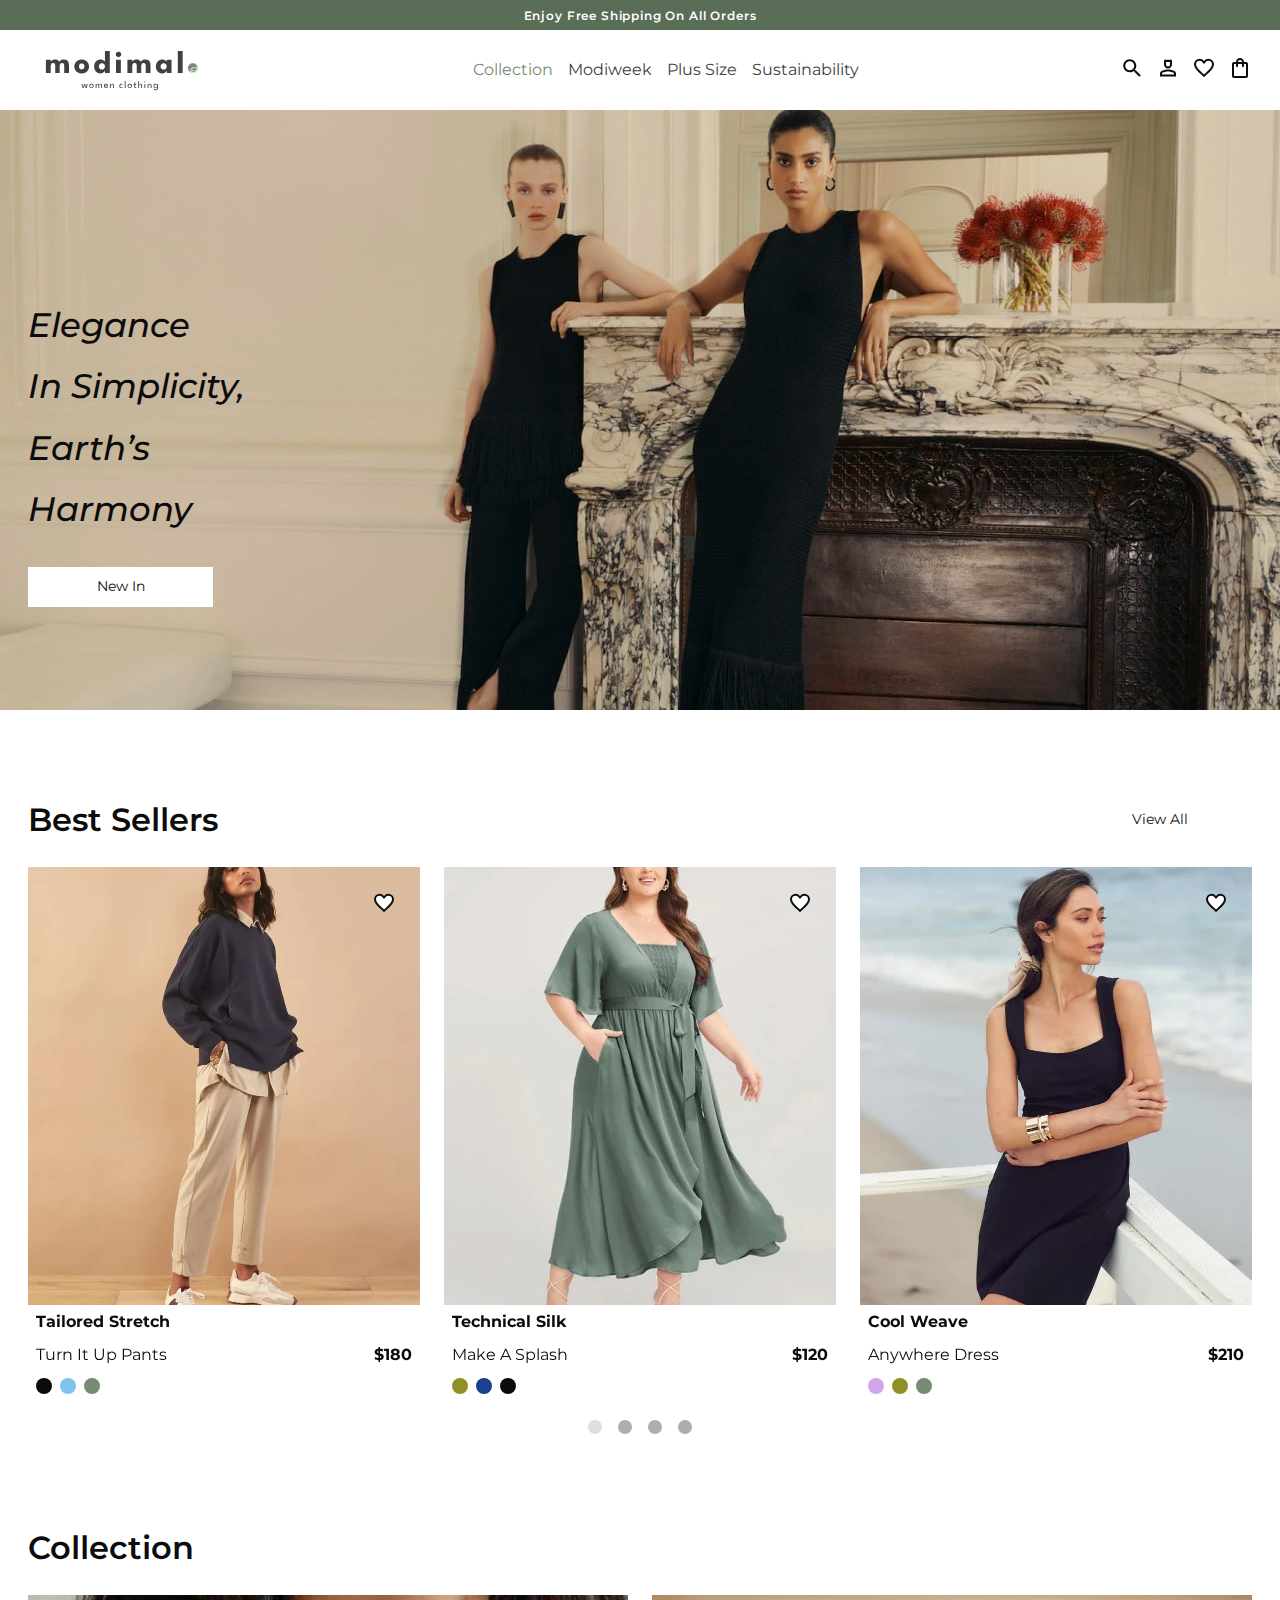
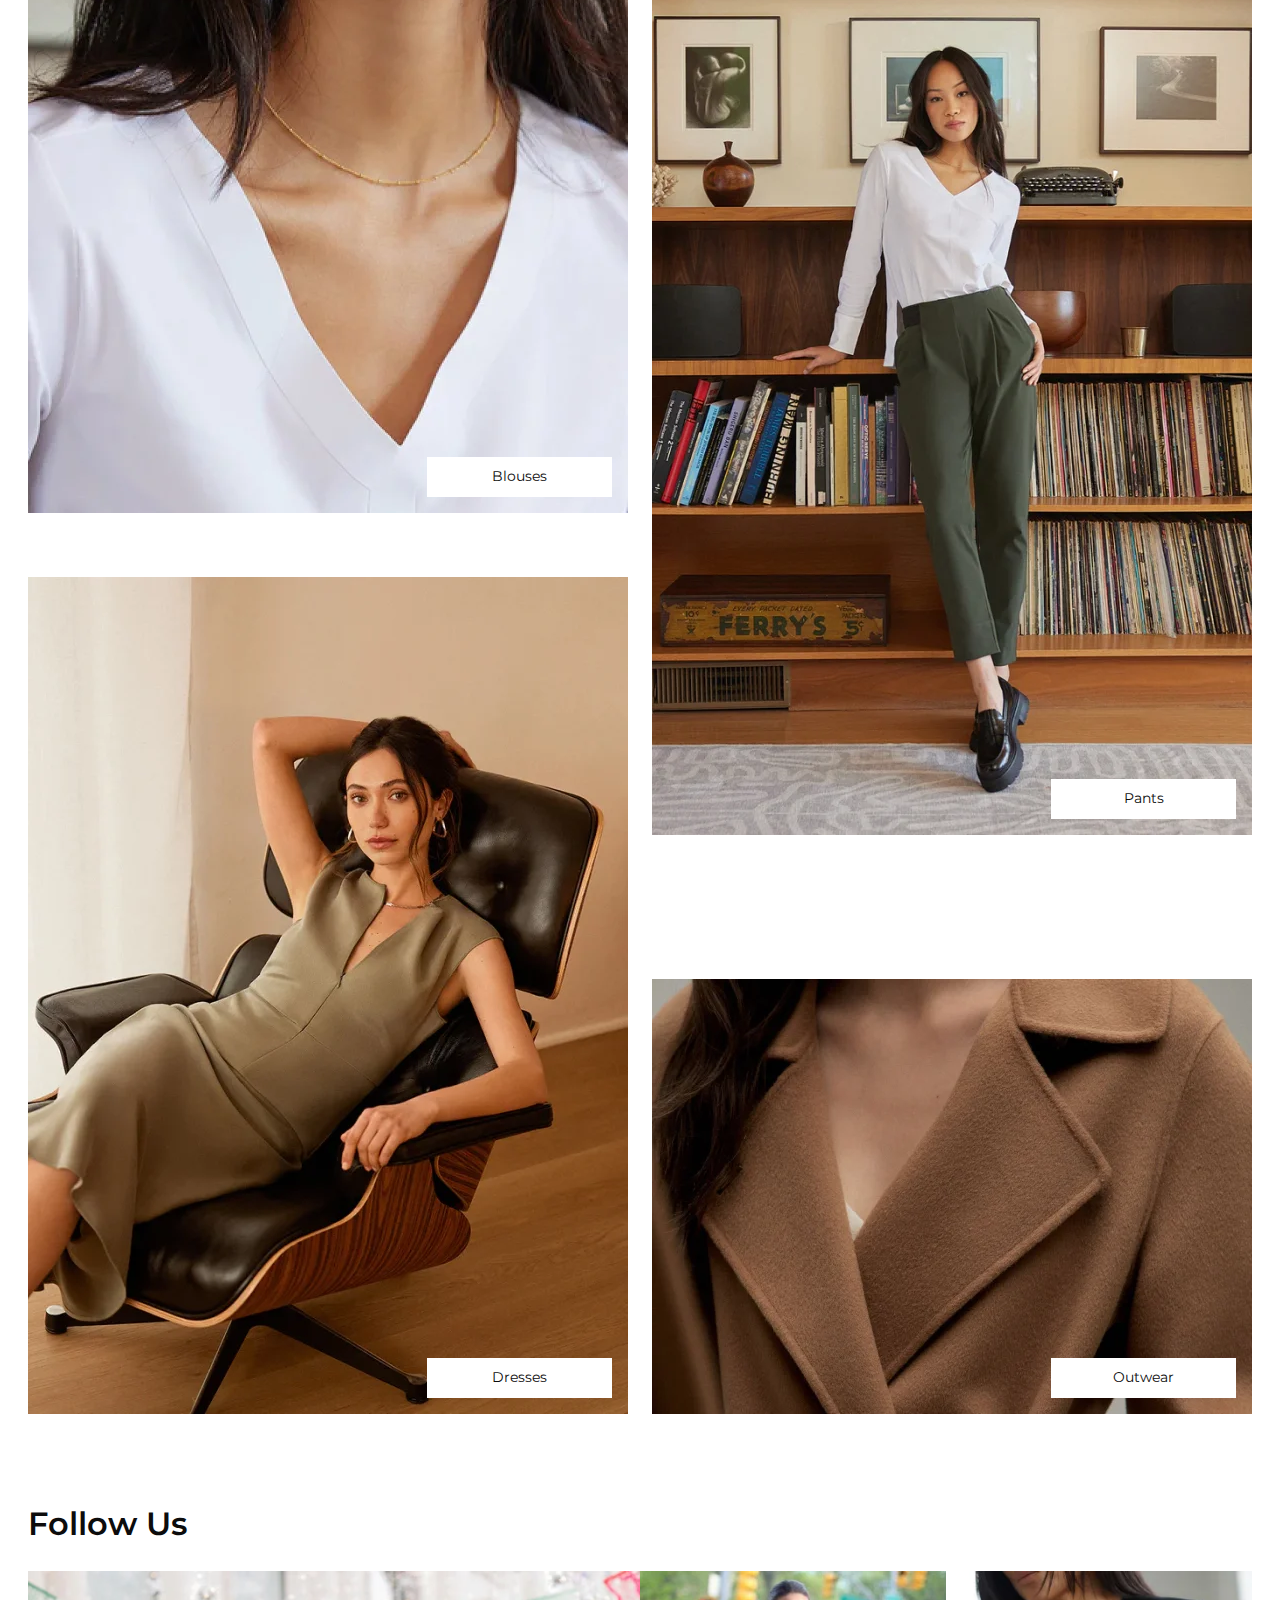
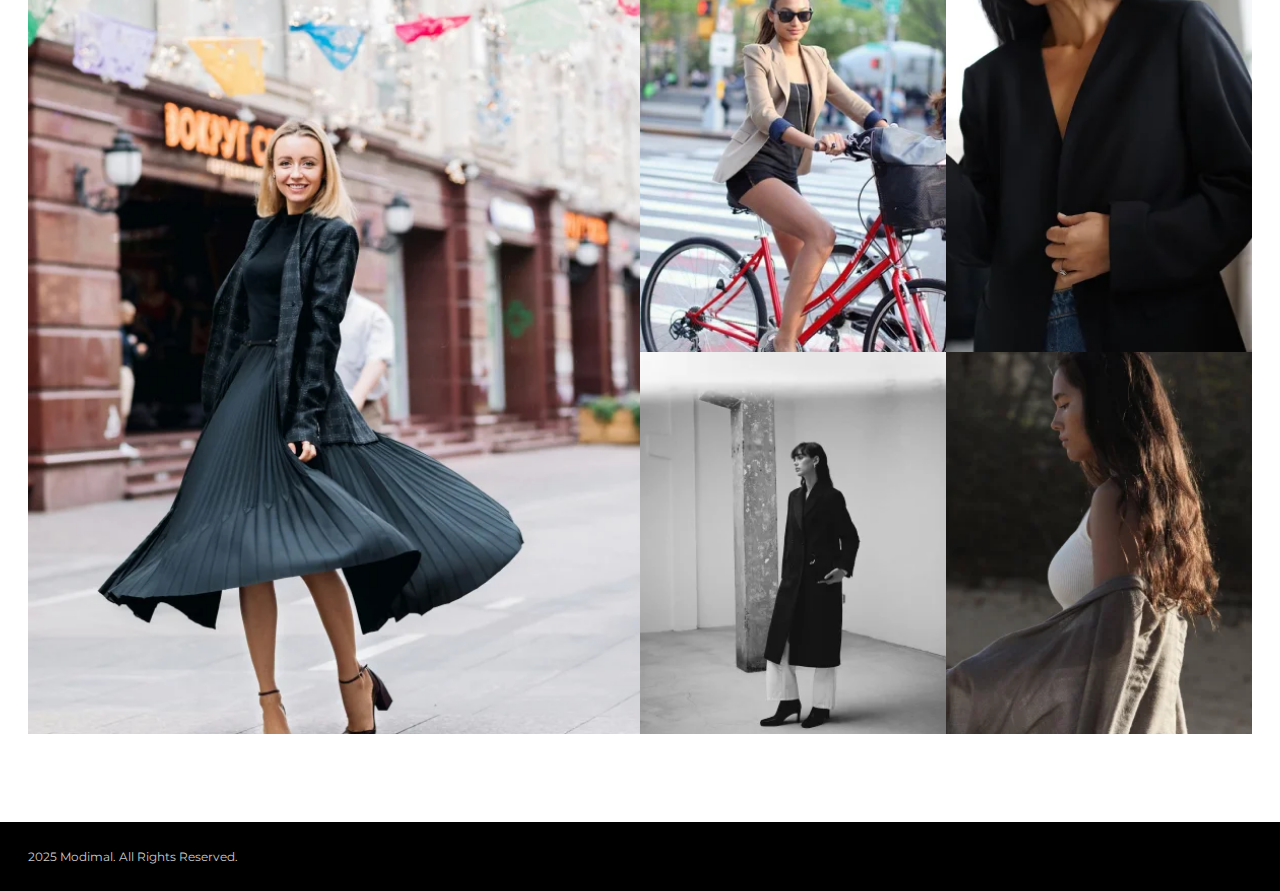
<file: docs/index.html>
<!DOCTYPE html><html lang="en"><head><meta charset="UTF-8"/><meta http-equiv="X-UA-Compatible" content="IE=edge"/><meta name="viewport" content="width=device-width, initial-scale=1.0"/><title>Modimal</title><link rel="stylesheet" href="./css/main.css"/><link rel="icon" type="image/x-icon" href="./img/favicons/favicon.svg"><link rel="apple-touch-icon" sizes="180x180" href="./img/favicons/apple-touch-icon.png"></head><body><section class="top-info"><div class="container"><p>Enjoy Free Shipping On&#160;All Orders</p></div></section><header class="header"><div class="container"><div class="header__row"><div class="header__logo"> <a href="/" class="logo"><img src="./img/logo/logo.svg" alt="Modimal"></a></div><nav class="header__nav nav"><ul class="header__nav-list"><li><a href="/" class="header__nav-list-item active">Collection</a></li><li><a href="/" class="header__nav-list-item">Modiweek</a></li><li><a href="/" class="header__nav-list-item">Plus Size</a></li><li><a href="/" class="header__nav-list-item">Sustainability</a></li></ul></nav><div class="header__account header__account--first"><ul class="header__account-list"><li class="header__account-menu"> <button class="mobile-nav-btn"><div class="nav-icon"></div></button></li><li class="header__account-search"> <a href="" class="header__account-link"><svg class="icon icon--search"><use href="./img/svgsprite/sprite.symbol.svg#search"></use></svg></a></li><li class="header__account-item"> <a href="" class="header__account-link"><svg class="icon icon--person"><use href="./img/svgsprite/sprite.symbol.svg#person"></use></svg></a></li></ul></div><div class="header__account header__account--second"><ul class="header__account-list"><li class="header__account-item"> <a href="" class="header__account-link"><svg class="icon icon--favorite"><use href="./img/svgsprite/sprite.symbol.svg#favorite"></use></svg></a></li><li class="header__account-item"> <a href="" class="header__account-link"><svg class="icon icon--bag"><use href="./img/svgsprite/sprite.symbol.svg#bag"></use></svg></a></li></ul></div><div class="header__nav-btn"> <button class="mobile-nav-btn"><div class="nav-icon"></div></button></div></div></div></header><div class="mobile-nav"><div class="mobile-nav__links"><ul class="mobile-links"><li class="mobile-links__parent"> <button class="mobile-links__parent-button"> <span class="mobile-links__parent-title">Collection</span><svg class="mobile-links__parent-button__icon icon icon--arrow_down"><use href="./img/svgsprite/sprite.symbol.svg#arrow_down"></use></svg></button><div class="mobile-sub"><ul class="mobile-sub-list"><li class="mobile-sub-list__item"><a href="" class="mobile-sub-list__link">shop all</a></li><li class="mobile-sub-list__item"><a href="" class="mobile-sub-list__link">tops & blouses</a></li><li class="mobile-sub-list__item"><a href="" class="mobile-sub-list__link">tees</a></li><li class="mobile-sub-list__item"><a href="" class="mobile-sub-list__link">pants</a></li><li class="mobile-sub-list__item"><a href="" class="mobile-sub-list__link">jackets & outwears</a></li><li class="mobile-sub-list__item"><a href="" class="mobile-sub-list__link">pullovers</a></li><li class="mobile-sub-list__item"><a href="" class="mobile-sub-list__link">dresses & jumpsuits</a></li><li class="mobile-sub-list__item"><a href="" class="mobile-sub-list__link">short & skirts</a></li></ul></div></li><li class="mobile-links__parent"> <button class="mobile-links__parent-button"> <span class="mobile-links__parent-title">new in</span><svg class="icon icon--arrow_down"><use href="./img/svgsprite/sprite.symbol.svg#arrow_down"></use></svg></button><div class="mobile-sub"><ul class="mobile-sub-list"><li class="mobile-sub-list__item"><a href="" class="mobile-sub-list__link">shop all</a></li><li class="mobile-sub-list__item"><a href="" class="mobile-sub-list__link">tops & blouses</a></li><li class="mobile-sub-list__item"><a href="" class="mobile-sub-list__link">tees</a></li><li class="mobile-sub-list__item"><a href="" class="mobile-sub-list__link">pants</a></li><li class="mobile-sub-list__item"><a href="" class="mobile-sub-list__link">jackets & outwears</a></li><li class="mobile-sub-list__item"><a href="" class="mobile-sub-list__link">pullovers</a></li><li class="mobile-sub-list__item"><a href="" class="mobile-sub-list__link">dresses & jumpsuits</a></li><li class="mobile-sub-list__item"><a href="" class="mobile-sub-list__link">short & skirts</a></li></ul></div></li><li class="mobile-links__parent"> <button class="mobile-links__parent-button"> <span class="mobile-links__parent-title">modiweek</span><svg class="icon icon--arrow_down"><use href="./img/svgsprite/sprite.symbol.svg#arrow_down"></use></svg></button><div class="mobile-sub"><ul class="mobile-sub-list"><li class="mobile-sub-list__item"><a href="" class="mobile-sub-list__link">shop all</a></li><li class="mobile-sub-list__item"><a href="" class="mobile-sub-list__link">tops & blouses</a></li><li class="mobile-sub-list__item"><a href="" class="mobile-sub-list__link">tees</a></li><li class="mobile-sub-list__item"><a href="" class="mobile-sub-list__link">pants</a></li><li class="mobile-sub-list__item"><a href="" class="mobile-sub-list__link">jackets & outwears</a></li><li class="mobile-sub-list__item"><a href="" class="mobile-sub-list__link">pullovers</a></li><li class="mobile-sub-list__item"><a href="" class="mobile-sub-list__link">dresses & jumpsuits</a></li><li class="mobile-sub-list__item"><a href="" class="mobile-sub-list__link">short & skirts</a></li></ul></div></li><li class="mobile-links__parent"> <button class="mobile-links__parent-button"> <span class="mobile-links__parent-title">plus size</span><svg class="icon icon--arrow_down"><use href="./img/svgsprite/sprite.symbol.svg#arrow_down"></use></svg></button><div class="mobile-sub"><ul class="mobile-sub-list"><li class="mobile-sub-list__item"><a href="" class="mobile-sub-list__link">shop all</a></li><li class="mobile-sub-list__item"><a href="" class="mobile-sub-list__link">tops & blouses</a></li><li class="mobile-sub-list__item"><a href="" class="mobile-sub-list__link">tees</a></li><li class="mobile-sub-list__item"><a href="" class="mobile-sub-list__link">pants</a></li><li class="mobile-sub-list__item"><a href="" class="mobile-sub-list__link">jackets & outwears</a></li><li class="mobile-sub-list__item"><a href="" class="mobile-sub-list__link">pullovers</a></li><li class="mobile-sub-list__item"><a href="" class="mobile-sub-list__link">dresses & jumpsuits</a></li><li class="mobile-sub-list__item"><a href="" class="mobile-sub-list__link">short & skirts</a></li></ul></div></li><li class="mobile-links__parent"> <button class="mobile-links__parent-button"> <span class="mobile-links__parent-title">sustainability</span><svg class="icon icon--arrow_down"><use href="./img/svgsprite/sprite.symbol.svg#arrow_down"></use></svg></button><div class="mobile-sub"><ul class="mobile-sub-list"><li class="mobile-sub-list__item"><a href="" class="mobile-sub-list__link">shop all</a></li><li class="mobile-sub-list__item"><a href="" class="mobile-sub-list__link">tops & blouses</a></li><li class="mobile-sub-list__item"><a href="" class="mobile-sub-list__link">tees</a></li><li class="mobile-sub-list__item"><a href="" class="mobile-sub-list__link">pants</a></li><li class="mobile-sub-list__item"><a href="" class="mobile-sub-list__link">jackets & outwears</a></li><li class="mobile-sub-list__item"><a href="" class="mobile-sub-list__link">pullovers</a></li><li class="mobile-sub-list__item"><a href="" class="mobile-sub-list__link">dresses & jumpsuits</a></li><li class="mobile-sub-list__item"><a href="" class="mobile-sub-list__link">short & skirts</a></li></ul></div></li></ul></div><div class="mobile-nav__buttons"> <a href="" class="button-outline"><svg class="icon icon--person"><use href="./img/svgsprite/sprite.symbol.svg#person"></use></svg>Log In</a> <a href="" class="button-outline">Create Account</a></div></div><main class="main"><section class="hero"><div class="container"><div class="hero__inner"><h1 class="hero__title">Elegance in&#160;simplicity, Earth&#8217;s harmony</h1> <a href="/" class="hero__button button">New In</a></div></div></section><section class="best"><div class="container"><div class="best__title-wrapper"><h2 class="best__title title">Best Sellers</h2> <a href="/" class="best__link button button--small">View All</a></div><div class="best__cards"><div class="swiper"><div class="swiper-wrapper"><div class="swiper-slide"><article class="card"><div class="card__favorite-button"> <button class="card__button-favorite"><svg class="icon icon--favorite"><use href="./img/svgsprite/sprite.symbol.svg#favorite"></use></svg></button></div><div class="card__picture"><picture><source srcset="./img/best/best-01.webp 1x, ./img/best/best-01@2x.webp 2x" type="image/webp"><source srcset="./img/best/best-01.jpg 1x, ./img/best/best-01@2x.jpg 2x" type="image/jpeg"> <img src="./img/best/best-01.jpg" alt="tailored stretch" class="card__image"></picture></div><div class="card__body"><h3 class="card__title"><a href="/">tailored stretch</a></h3><div class="card__columns"><div class="card__description">turn it&#160;up&#160;pants</div><div class="card__price">$180</div></div><div class="card__colors"><div class="color color--black"></div><div class="color color--blue"></div><div class="color color--green"></div></div></div></article></div><div class="swiper-slide"><article class="card"><div class="card__favorite-button"> <button class="card__button-favorite"><svg class="icon icon--favorite"><use href="./img/svgsprite/sprite.symbol.svg#favorite"></use></svg></button></div><div class="card__picture"><picture><source srcset="./img/best/best-02.webp 1x, ./img/best/best-02@2x.webp 2x" type="image/webp"><source srcset="./img/best/best-02.jpg 1x, ./img/best/best-02@2x.jpg 2x" type="image/jpeg"> <img src="./img/best/best-02.jpg" alt="tailored stretch" class="card__image"></picture></div><div class="card__body"><h3 class="card__title"><a href="/">Technical Silk</a></h3><div class="card__columns"><div class="card__description">Make A&#160;Splash</div><div class="card__price">$120</div></div><div class="card__colors"><div class="color color--olive"></div><div class="color color--navy"></div><div class="color color--black"></div></div></div></article></div><div class="swiper-slide"><article class="card"><div class="card__favorite-button"> <button class="card__button-favorite"><svg class="icon icon--favorite"><use href="./img/svgsprite/sprite.symbol.svg#favorite"></use></svg></button></div><div class="card__picture"><picture><source srcset="./img/best/best-03.webp 1x, ./img/best/best-03@2x.webp 2x" type="image/webp"><source srcset="./img/best/best-03.jpg 1x, ./img/best/best-03@2x.jpg 2x" type="image/jpeg"> <img src="./img/best/best-03.jpg" alt="tailored stretch" class="card__image"></picture></div><div class="card__body"><h3 class="card__title"><a href="/">Cool Weave</a></h3><div class="card__columns"><div class="card__description">Anywhere Dress</div><div class="card__price">$210</div></div><div class="card__colors"><div class="color color--pink"></div><div class="color color--olive"></div><div class="color color--green"></div></div></div></article></div><div class="swiper-slide"><article class="card"><div class="card__favorite-button"> <button class="card__button-favorite"><svg class="icon icon--favorite"><use href="./img/svgsprite/sprite.symbol.svg#favorite"></use></svg></button></div><div class="card__picture"><picture><source srcset="./img/best/best-04.webp 1x, ./img/best/best-04@2x.webp 2x" type="image/webp"><source srcset="./img/best/best-04.jpg 1x, ./img/best/best-04@2x.jpg 2x" type="image/jpeg"> <img src="./img/best/best-04.jpg" alt="tailored stretch" class="card__image"></picture></div><div class="card__body"><h3 class="card__title"><a href="/">Cool Dress</a></h3><div class="card__columns"><div class="card__description">Anywhere Dress</div><div class="card__price">$210</div></div><div class="card__colors"><div class="color color--white"></div><div class="color color--black"></div><div class="color color--green"></div></div></div></article></div><div class="swiper-slide"><article class="card"><div class="card__favorite-button"> <button class="card__button-favorite"><svg class="icon icon--favorite"><use href="./img/svgsprite/sprite.symbol.svg#favorite"></use></svg></button></div><div class="card__picture"><picture><source srcset="./img/best/best-05.webp 1x, ./img/best/best-05@2x.webp 2x" type="image/webp"><source srcset="./img/best/best-05.jpg 1x, ./img/best/best-05@2x.jpg 2x" type="image/jpeg"> <img src="./img/best/best-05.jpg" alt="tailored stretch" class="card__image"></picture></div><div class="card__body"><h3 class="card__title"><a href="/">Cool Blause</a></h3><div class="card__columns"><div class="card__description">Anywhere Dress</div><div class="card__price">$210</div></div><div class="card__colors"><div class="color color--blue"></div><div class="color color--white"></div><div class="color color--green"></div></div></div></article></div><div class="swiper-slide"><article class="card"><div class="card__favorite-button"> <button class="card__button-favorite"><svg class="icon icon--favorite"><use href="./img/svgsprite/sprite.symbol.svg#favorite"></use></svg></button></div><div class="card__picture"><picture><source srcset="./img/best/best-06.webp 1x, ./img/best/best-06@2x.webp 2x" type="image/webp"><source srcset="./img/best/best-06.jpg 1x, ./img/best/best-06@2x.jpg 2x" type="image/jpeg"> <img src="./img/best/best-06.jpg" alt="tailored stretch" class="card__image"></picture></div><div class="card__body"><h3 class="card__title"><a href="/">Summer Dress</a></h3><div class="card__columns"><div class="card__description">Anywhere Dress</div><div class="card__price">$210</div></div><div class="card__colors"><div class="color color--white"></div><div class="color color--olive"></div><div class="color color--green"></div></div></div></article></div></div><div class="swiper-pagination"></div></div></div></div></section><section class="collection"><div class="container"><h2 class="collection__title title">Collection</h2><div class="collection__columns"><div class="collection__column"><article class="card-collection"><picture><source srcset="./img/collection/collection-01.webp 1x, ./img/collection/collection-01@2x.webp 2x" type="image/webp"><source srcset="./img/collection/collection-01.jpg 1x, ./img/collection/collection-01@2x.jpg 2x" type="image/jpeg"> <img src="./img/collection/collection-01.jpg" alt="" class="card-collection__image"></picture><div class="card-collection__link"> <a href="/" class="button button--mobile-wide">Blouses</a></div></article><article class="card-collection"><picture><source srcset="./img/collection/collection-02.webp 1x, ./img/collection/collection-02@2x.webp 2x" type="image/webp"><source srcset="./img/collection/collection-02.jpg 1x, ./img/collection/collection-02@2x.jpg 2x" type="image/jpeg"> <img src="./img/collection/collection-02.jpg" alt="" class="card-collection__image"></picture><div class="card-collection__link"> <a href="/" class="button button--mobile-wide">Dresses</a></div></article></div><div class="collection__column"><article class="card-collection"><picture><source srcset="./img/collection/collection-03.webp 1x, ./img/collection/collection-03@2x.webp 2x" type="image/webp"><source srcset="./img/collection/collection-03.jpg 1x, ./img/collection/collection-03@2x.jpg 2x" type="image/jpeg"> <img src="./img/collection/collection-03.jpg" alt="" class="card-collection__image"></picture><div class="card-collection__link"> <a href="/" class="button button--mobile-wide">Pants</a></div></article><article class="card-collection"><picture><source srcset="./img/collection/collection-04.webp 1x, ./img/collection/collection-04@2x.webp 2x" type="image/webp"><source srcset="./img/collection/collection-04.jpg 1x, ./img/collection/collection-04@2x.jpg 2x" type="image/jpeg"> <img src="./img/collection/collection-04.jpg" alt="" class="card-collection__image"></picture><div class="card-collection__link"> <a href="/" class="button button--mobile-wide">Outwear</a></div></article></div></div></div></section><section class="follow"><div class="container"><h2 class="follow__title title">Follow us</h2><div class="follow__grid"><picture><source srcset="./img/follow/follow-01.webp 1x, ./img/follow/follow-01@2x.webp 2x" type="image/webp"><source srcset="./img/follow/follow-01.jpg 1x, ./img/follow/follow-01@2x.jpg 2x" type="image/jpeg"> <img src="./img/follow/follow-01.jpg" alt="Follow Us" class="follow__image"></picture><picture><source srcset="./img/follow/follow-02.webp 1x, ./img/follow/follow-02@2x.webp 2x" type="image/webp"><source srcset="./img/follow/follow-02.jpg 1x, ./img/follow/follow-02@2x.jpg 2x" type="image/jpeg"> <img src="./img/follow/follow-02.jpg" alt="Follow Us" class="follow__image"></picture><picture><source srcset="./img/follow/follow-03.webp 1x, ./img/follow/follow-03@2x.webp 2x" type="image/webp"><source srcset="./img/follow/follow-03.jpg 1x, ./img/follow/follow-03@2x.jpg 2x" type="image/jpeg"> <img src="./img/follow/follow-03.jpg" alt="Follow Us" class="follow__image"></picture><picture><source srcset="./img/follow/follow-04.webp 1x, ./img/follow/follow-04@2x.webp 2x" type="image/webp"><source srcset="./img/follow/follow-04.jpg 1x, ./img/follow/follow-04@2x.jpg 2x" type="image/jpeg"> <img src="./img/follow/follow-04.jpg" alt="Follow Us" class="follow__image"></picture><picture><source srcset="./img/follow/follow-05.webp 1x, ./img/follow/follow-05@2x.webp 2x" type="image/webp"><source srcset="./img/follow/follow-05.jpg 1x, ./img/follow/follow-05@2x.jpg 2x" type="image/jpeg"> <img src="./img/follow/follow-05.jpg" alt="Follow Us" class="follow__image"></picture></div></div></section></main><footer class="footer"><div class="container"><div class="footer__copyright"><p>2025 modimal. All Rights Reserved.</p></div></div></footer><script src="./js/index.bundle.js"></script></body></html>
</file>
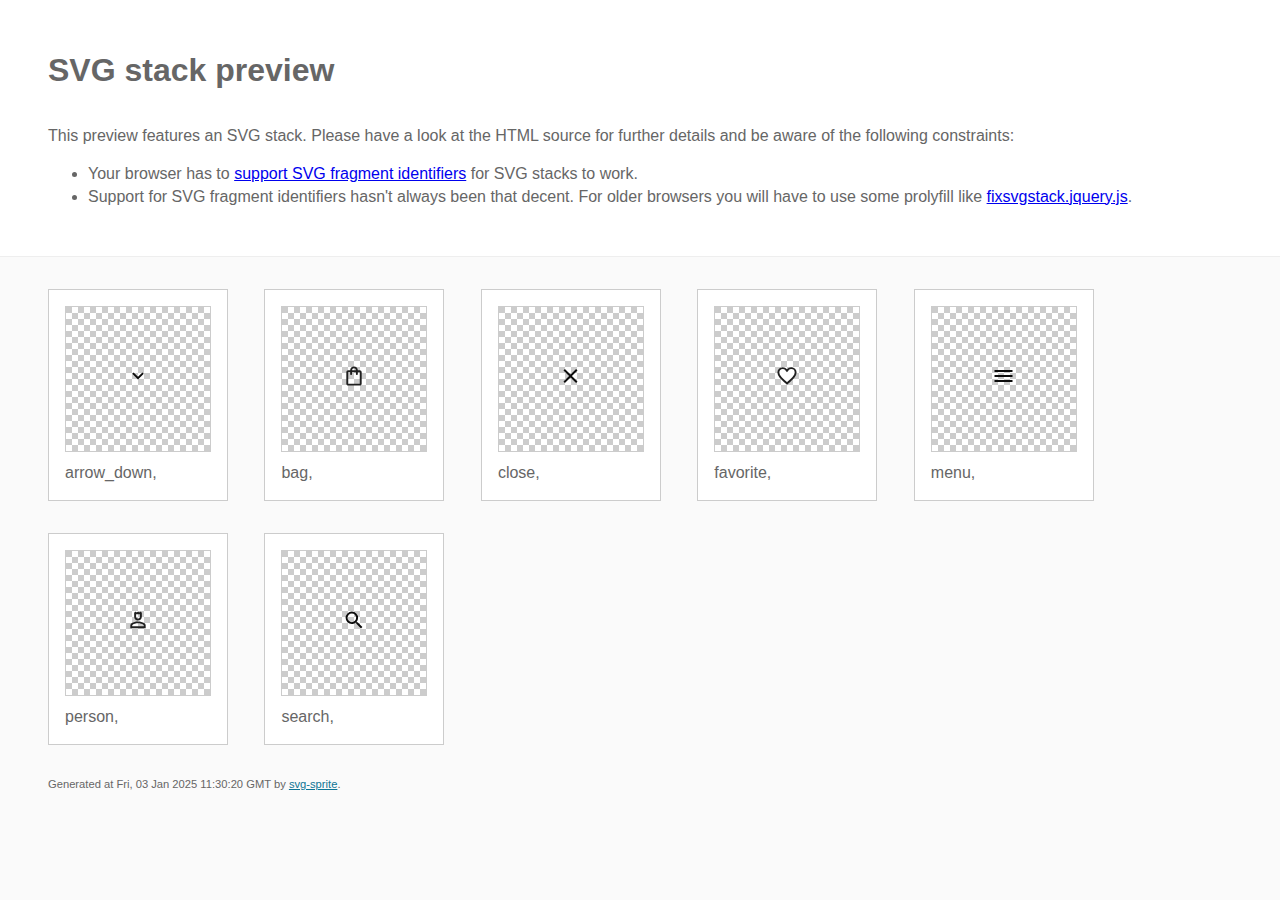
<file: docs/img/svgsprite/stack/sprite.stack.html>
<!doctype html>
<html lang="en">
    <head>
        <meta charset="utf-8">
        <title>SVG stack preview | svg-sprite</title>
        <style>
            body {
                padding: 0;
                margin: 0;
                color: #666;
                background: #fafafa;
                font-family: Arial, Helvetica, sans-serif;
                font-size: 1em;
                line-height: 1.4;
            }

            header {
                display: block;
                padding: 3em 3em 2em;
                background-color: #fff;
            }

            header p {
                margin: 2em 0 0;
            }

            section {
                border-top: 1px solid #eee;
                padding: 2em 3em 0;
            }

            section ul {
                margin: 0;
                padding: 0;
            }

            section li {
                display: inline-block;
                background-color: #fff;
                position: relative;
                margin: 0 2em 2em 0;
                vertical-align: top;
                border: 1px solid #ccc;
                padding: 1em 1em 3em;
                cursor: default;
            }

            .icon-box {
                margin: 0;
                width: 144px;
                height: 144px;
                position: relative;
                background: #ccc url("data:image/svg+xml,%3Csvg xmlns='http://www.w3.org/2000/svg' width='12' height='12'%3E%3Cpath fill='%23fff' d='M6 0h6v6H6zM0 6h6v6H0z'/%3E%3C/svg%3E") top left repeat;
                border: 1px solid #ccc;
                display: table-cell;
                vertical-align: middle;
                text-align: center;
            }

            .icon {
                display: inline-block;
            }

            h1 {
                margin-top: 0;
            }

            h2 {
                margin: 0;
                padding: 0;
                font-size: 1em;
                font-weight: 400;
                white-space: nowrap;
                overflow: hidden;
                text-overflow: ellipsis;
                position: absolute;
                left: 1em;
                right: 1em;
                bottom: 1em;
            }

            footer {
                display: block;
                margin: 0;
                padding: 0 3em 3em;
            }

            footer p {
                margin: 0;
                font-size: .7em;
            }

            footer a {
                color: #0f7595;
                margin-left: 0;
            }
        </style>

<!--
Sprite shape dimensions
====================================================================================================
You will need to set the sprite shape dimensions via CSS when you use them as stack SVGs, otherwise
they would become a huge 100% in size. You may use the following dimension classes for doing so.
They might well be outsourced to an external stylesheet of course.
-->

<style>
 .svg-arrow_down-dims { width: 24px; height: 24px; }
 .svg-bag-dims { width: 24px; height: 24px; }
 .svg-close-dims { width: 25px; height: 24px; }
 .svg-favorite-dims { width: 24px; height: 24px; }
 .svg-menu-dims { width: 25px; height: 24px; }
 .svg-person-dims { width: 24px; height: 24px; }
 .svg-search-dims { width: 24px; height: 24px; }
</style>

<!--
====================================================================================================
-->

    </head>
    <body>
        <header>
            <h1>SVG stack preview</h1>
            <p>This preview features an SVG stack. Please have a look at the HTML source for further details and be aware of the following constraints:</p>
            <ul>
                <li>Your browser has to <a href="https://caniuse.com/svg-fragment" target="_blank" rel="noopener noreferrer">support SVG fragment identifiers</a> for SVG stacks to work.</li>
                <li>Support for SVG fragment identifiers hasn't always been that decent. For older browsers you will have to use some prolyfill like <a href="https://github.com/preciousforever/SVG-Stacker/blob/master/fixsvgstack.jquery.js" target="_blank" rel="noopener noreferrer">fixsvgstack.jquery.js</a>.</li>
            </ul>
        </header>
        <section>

<!--
SVG stack
====================================================================================================
These SVG images make use of fragment identifiers (IDs) to reference certain portions of the
external sprite. By default, all shapes inside the sprite are hidden by CSS. The `:target` pseudo
selector is used to show the very shape that is referenced by the fragment identifier.
-->

            <ul>

             <li title="arrow_down">
                    <div class="icon-box">
                        <img src="svg/sprite.stack.svg#arrow_down" class="svg-arrow_down-dims" alt="arrow_down">
                    </div>
                    <h2>arrow_down, </h2>
                </li>
             <li title="bag">
                    <div class="icon-box">
                        <img src="svg/sprite.stack.svg#bag" class="svg-bag-dims" alt="bag">
                    </div>
                    <h2>bag, </h2>
                </li>
             <li title="close">
                    <div class="icon-box">
                        <img src="svg/sprite.stack.svg#close" class="svg-close-dims" alt="close">
                    </div>
                    <h2>close, </h2>
                </li>
             <li title="favorite">
                    <div class="icon-box">
                        <img src="svg/sprite.stack.svg#favorite" class="svg-favorite-dims" alt="favorite">
                    </div>
                    <h2>favorite, </h2>
                </li>
             <li title="menu">
                    <div class="icon-box">
                        <img src="svg/sprite.stack.svg#menu" class="svg-menu-dims" alt="menu">
                    </div>
                    <h2>menu, </h2>
                </li>
             <li title="person">
                    <div class="icon-box">
                        <img src="svg/sprite.stack.svg#person" class="svg-person-dims" alt="person">
                    </div>
                    <h2>person, </h2>
                </li>
             <li title="search">
                    <div class="icon-box">
                        <img src="svg/sprite.stack.svg#search" class="svg-search-dims" alt="search">
                    </div>
                    <h2>search, </h2>
                </li>
         </ul>

<!--
====================================================================================================
-->

        </section>
        <footer>
            <p>Generated at Fri, 03 Jan 2025 11:30:20 GMT by <a href="https://github.com/svg-sprite/svg-sprite" target="_blank" rel="noopener noreferrer">svg-sprite</a>.</p>
        </footer>
    </body>
</html>
</file>
<file: docs/css/main.css>
@charset "UTF-8";@import url(https://fonts.googleapis.com/css?family=Manrope:200,300,regular,500,600,700,800);@import url(https://fonts.googleapis.com/css?family=Montserrat:100,200,300,regular,500,600,700,800,900,100italic,200italic,300italic,italic,500italic,600italic,700italic,800italic,900italic);*{padding:0;margin:0;border:0}*,::after,::before{-webkit-box-sizing:border-box;box-sizing:border-box}a,a:hover,a:link,a:visited{text-decoration:none}aside,footer,header,legend,main,nav,section{display:block}h1,h2,h3,h4,h5,h6,p{font-size:inherit;font-weight:inherit}ul,ul li{list-style:none}img{vertical-align:top}img,svg{max-width:100%;height:auto}address{font-style:normal}input,select,textarea{background-color:transparent}button,input,select,textarea{font-family:inherit;font-size:inherit;color:inherit}input::-ms-clear{display:none}button,input[type=submit]{display:inline-block;-webkit-box-shadow:none;box-shadow:none;background-color:transparent;background:0 0;cursor:pointer}button:active,button:focus,input:active,input:focus{outline:0}button::-moz-focus-inner{padding:0;border:0}label{cursor:pointer}:root{--container-width:1254px;--container-padding:15px;--font-main:"Montserrat", sans-serif;--font-accent:"Montserrat", sans-serif;--font-titles:var(--font-accent);--page-bg:#fff;--text-color:#000;--accent:#ac182c;--link-color:#2578c8;--laptop-size:1199px;--tablet-size:959px;--mobile-size:599px;--primary:#748c70;--black:#0c0c0c;--white:#fff;--primary-primary25:#f0f2ef;--primary-primary50:#d1d9cf;--primary-primary100:#b2bfaf;--primary-primary200:#a2b39f;--primary-primary300:#93a690;--primary-primary400:#839980;--primary-primary-600:#5a6d57;--primary-primary-700:#404e3e;--primary-primary750:#343e32;--primary-primary800:#272f25;--primary-primary900:#0d100c;--neutral-backgroundfaf9f5:#faf9f5;--neutral-graydfdfdf:#dfdfdf;--neutral-grayededed:#ededed;--neutral-grayf9f9f9:#f9f9f9;--neutral-graycbcbcb:#cbcbcb;--neutral-grayadadad:#adadad;--neutral-gray868686:#868686;--neutral-gray606060:#606060;--neutral-gray404040:#404040;--neutral-gray202020:#202020;--neutral-gray0c0c0c:#0c0c0c;--state-color-warning-bg:#f7e4c9;--state-color-warning-light:#ecbb77;--state-color-warning:#e09126;--state-color-error-bg:#fff2f2;--state-color-error-light:#ed2e2e;--state-color-error:#c30000;--state-color-success-bg:#f3fdfa;--state-color-success-light:#00ba88;--state-color-success:#00966d;--font-family:"Montserrat", sans-serif}.dark{--page-bg:#252526;--text-color:#fff}html{scroll-behavior:smooth;background-color:#272727}body{background-color:var(--page-bg);color:var(--text-color);font-family:var(--font-main);text-wrap:balance}img{display:block}a{color:var(--link-color)}code,pre.code{background-color:#e9f1f6;padding:.2rem;border-radius:4px}pre.code{overflow-x:auto;padding:1rem}.docs{display:grid;line-height:1.5}.docs p{margin:1rem 0}.docs ol,.docs ul{padding-left:2rem}.docs ol li,.docs ul li{list-style:disc;margin-bottom:.5rem}.docs ol li{list-style:decimal}.docs section,.docs section.docs{padding:40px 0}.docs section+section{border-top:1px solid #dae5e9}.docs small{font-size:1rem;color:#acacac}.docs .title-1:first-child,.docs .title-2:first-child{margin-top:0!important}.test,.test-2{width:600px;height:300px;margin:50px auto;background-color:#999;background-position:center center;background-size:cover;background-repeat:no-repeat}.test{background-image:url(./../img/project-02.jpg)}.test-2{background-image:-webkit-image-set(url(./../img/project-02.jpg) 1x,url(./../img/project-02@2x.jpg) 2x);background-image:image-set(url(./../img/project-02.jpg) 1x,url(./../img/project-02@2x.jpg) 2x)}.font-1{font-family:"Montserrat";font-weight:700;font-style:italic}.font-2{font-family:"FirasansBook";font-weight:400}.none{display:none!important}.visually-hidden{position:absolute;width:1px;height:1px;margin:-1px;border:0;padding:0;white-space:nowrap;-webkit-clip-path:inset(100%);clip-path:inset(100%);clip:rect(0 0 0 0);overflow:hidden}.no-scroll{overflow-y:hidden}.text-left{text-align:left}.text-right{text-align:right}.text-center{text-align:center}.d-flex{display:-webkit-box;display:-ms-flexbox;display:flex}.flex-center{-webkit-box-pack:center;-ms-flex-pack:center;justify-content:center}.content-demo{margin-bottom:5rem;padding:1rem;background-color:#dadada}.container,.container-full{padding:0 var(--container-padding)}.container{margin:0 auto;max-width:var(--container-width);width:100%}.container-full{max-width:100%}.container-left-50,.container-right-50{padding:0 var(--container-padding);max-width:50%}.container-right-50{margin-left:auto}.container-right{padding-left:calc((100% - var(--container-width))/2 + var(--container-padding))}.container-left{padding-right:calc((100% - var(--container-width))/2 + var(--container-padding))}.container-half-left{padding-right:calc((100% - var(--container-width))/2 + var(--container-width)/2);padding-left:calc((100% - var(--container-width))/2 + var(--container-padding))}.container-half-right{padding-left:calc((100% - var(--container-width))/2 + var(--container-width)/2);padding-right:calc((100% - var(--container-width))/2 + var(--container-padding))}.best__title-wrapper,body,html{display:-webkit-box;display:-ms-flexbox;display:flex}body,html{min-height:100vh;-webkit-box-orient:vertical;-webkit-box-direction:normal;-ms-flex-direction:column;flex-direction:column}.best__title-wrapper{-webkit-box-pack:justify;-ms-flex-pack:justify;justify-content:space-between;-webkit-box-align:center;-ms-flex-align:center;align-items:center;margin-bottom:24px}.button{padding:8px;display:inline-block;min-width:185px;height:40px;background-color:var(--white);font-family:var(--font-family);font-weight:400;font-size:14px;line-height:171%;text-transform:capitalize;text-align:center;color:var(--black);-webkit-transition:all .2s ease-in;transition:all .2s ease-in}.button:hover{background:var(--neutral-grayededed)}.button--small{max-width:102px;padding-inline:15px}.button-outline,a .button-outline{display:inline-block;border:1px solid var(--primary-primary-600);padding:8px 16px;height:40px;display:-webkit-box;display:-ms-flexbox;display:flex;gap:4px;-webkit-box-align:center;-ms-flex-align:center;align-items:center;-webkit-box-pack:center;-ms-flex-pack:center;justify-content:center;-webkit-transition:all .2s ease-in;transition:all .2s ease-in;font-family:var(--font-family);font-weight:400;font-size:14px;line-height:171%;text-transform:capitalize;text-align:center;color:var(--primary-primary-600)}.button-outline:hover,a .button-outline:hover{color:var(--primary-primary-700)}.card-collection{position:relative}.card-collection__link{position:absolute;bottom:16px;right:16px}.card-collection__link .button::after,.card__title a::after{content:"";position:absolute;left:0;top:0;width:100%;height:100%}.card{position:relative}.card__favorite-button{position:absolute;top:24px;right:24px;z-index:9}.card__button-favorite .icon--favorite{-webkit-transition:all .2s ease-in;transition:all .2s ease-in}.card__button-favorite:hover .icon--favorite{stroke:#e33279}.card__button-favorite--selected .icon--favorite{fill:var(--state-color-error);stroke:var(--state-color-error)}.card__button-favorite--selected .icon--favorite:hover{stroke:var(--state-color-error)}.card__body{padding:6px 8px;display:grid;gap:8px}.card__title{font-family:var(--font-family);font-weight:700;font-size:16px;line-height:140%;text-transform:capitalize}.card__title,.card__title a,.mobile-nav a{color:var(--black)}.card__columns{display:grid;grid-template-columns:1fr auto;gap:12px}.card__description,.card__price{font-family:var(--font-family);font-weight:400;font-size:16px;line-height:180%;text-transform:capitalize;color:var(--black)}.card__price{text-align:right;font-weight:700}.card__colors{display:-webkit-box;display:-ms-flexbox;display:flex;-webkit-column-gap:8px;-moz-column-gap:8px;column-gap:8px;-webkit-box-align:center;-ms-flex-align:center;align-items:center}.collection__title{margin-bottom:24px}.collection__column{display:-webkit-box;display:-ms-flexbox;display:flex;-webkit-box-orient:vertical;-webkit-box-direction:normal;-ms-flex-direction:column;flex-direction:column;-webkit-box-pack:justify;-ms-flex-pack:justify;justify-content:space-between;gap:64px}.collection__columns{display:grid;grid-template-columns:repeat(2,1fr);gap:24px}.color{width:24px;height:24px;background-color:gray;border-radius:50%}.color--black{background-color:var(--black)}.color--blue{background-color:#7dc3eb}.color--green{background-color:var(--primary)}.color--olive{background-color:#909225}.color--navy{background-color:#19418e}.color--pink{background-color:#d0a5ea}.color--white{background-color:var(--white);border:1px solid #d0d0d0}.follow__title{margin-bottom:24px}.follow__grid{display:grid;grid-template-columns:repeat(4,1fr);grid-template-rows:1fr 1fr}.follow__grid>:first-child{grid-column:span 2;grid-row:span 2}.follow__grid img{width:100%;height:100%;-o-object-fit:cover;object-fit:cover}.footer{margin-top:88px;padding:24px 0;background-color:#000;font-family:var(--font-family);font-weight:400;font-size:12px;line-height:180%;text-transform:capitalize;color:var(--neutral-graycbcbcb)}.header{position:relative;z-index:199;padding:17px 0;background-color:var(--white)}.header__row{display:-webkit-box;display:-ms-flexbox;display:flex;-webkit-box-pack:justify;-ms-flex-pack:justify;justify-content:space-between;-webkit-box-align:center;-ms-flex-align:center;align-items:center}.header__logo{width:184px;height:46px;-ms-flex-negative:0;flex-shrink:0}.header__nav{margin-left:auto}.header__nav-list{display:-webkit-box;display:-ms-flexbox;display:flex;-webkit-box-align:center;-ms-flex-align:center;align-items:center;-webkit-column-gap:35px;-moz-column-gap:35px;column-gap:35px}.header__nav-list-item{font-family:var(--font-family);font-weight:400;font-size:18px;line-height:180%;text-transform:capitalize;text-align:center;color:var(--neutral-gray404040)}.header__nav-btn{display:none}.header__account-list{display:-webkit-box;display:-ms-flexbox;display:flex;-webkit-box-align:center;-ms-flex-align:center;align-items:center;-webkit-column-gap:27px;-moz-column-gap:27px;column-gap:27px}.header__account-link{display:inline-block;-webkit-transition:all .2s ease-in;transition:all .2s ease-in}.header__account-link:hover{background-color:var(--neutral-grayededed)}.header__account--first{margin-left:auto;margin-right:24px}.header__account-menu{display:none}.header a.active{color:var(--primary)}.hero{height:600px;padding-bottom:103px;background-color:#999;background-image:url(./../img/hero/hero.jpg);background-position:30% center;background-size:cover;background-repeat:no-repeat}.hero .container{height:100%}.hero__inner{height:100%;display:-webkit-box;display:-ms-flexbox;display:flex;-webkit-box-orient:vertical;-webkit-box-direction:normal;-ms-flex-direction:column;flex-direction:column;-webkit-box-pack:end;-ms-flex-pack:end;justify-content:end;row-gap:27px;-webkit-box-align:start;-ms-flex-align:start;align-items:flex-start}.hero__title{max-width:494px;font-family:var(--font-family);font-style:italic;font-weight:500;font-size:34px;line-height:180%;text-transform:capitalize;color:var(--black)}.icons-wrapper{padding:30px 0;display:-webkit-box;display:-ms-flexbox;display:flex;-webkit-column-gap:30px;-moz-column-gap:30px;column-gap:30px}.icon{fill:transparent;stroke:transparent;width:24px;height:24px}.icon--arrow_down,.icon--bag,.icon--menu,.icon--person,.icon--search{fill:var(--black)}.icon--favorite{stroke:var(--black);fill:var(--white)}.main,.mobile-nav{display:-webkit-box;display:-ms-flexbox;display:flex;-webkit-box-orient:vertical;-webkit-box-direction:normal;-ms-flex-direction:column;flex-direction:column}.main{gap:88px}.mobile-nav{overflow-y:auto;position:fixed;top:-100%;width:100%;height:100%;z-index:99;padding:106px 20px 56px;background:var(--white);-webkit-transition:all .2s ease-in;transition:all .2s ease-in}.mobile-nav--open{top:0}.mobile-nav__buttons{margin-top:auto;border-top:1px solid var(--neutral-graycbcbcb);padding-top:14px;display:grid;grid-template-columns:repeat(2,1fr);gap:16px}.mobile-nav__links{margin-bottom:84px}.mobile-links{display:grid;gap:32px}.mobile-links__parent{border-bottom:1px solid var(--black)}.mobile-links__parent-button{width:100%;display:-webkit-box;display:-ms-flexbox;display:flex;-webkit-box-pack:justify;-ms-flex-pack:justify;justify-content:space-between}.mobile-links__parent-button__icon{-webkit-transition:all .2s ease-in;transition:all .2s ease-in}.active .mobile-links__parent-button__icon{-webkit-transform:rotate(-180deg);-ms-transform:rotate(-180deg);transform:rotate(-180deg)}.mobile-links__parent-title{font-family:var(--font-family);font-weight:400;font-size:14px;line-height:180%;text-transform:capitalize;color:var(--black)}.mobile-sub{max-height:0;overflow:hidden;-webkit-transition:all .2s ease-in;transition:all .2s ease-in}.mobile-sub-list{display:-webkit-box;display:-ms-flexbox;display:flex;-webkit-box-orient:vertical;-webkit-box-direction:normal;-ms-flex-direction:column;flex-direction:column;row-gap:16px;padding:24px 0 16px 35px}.mobile-sub-list__item{font-family:var(--font-family);font-weight:400;font-size:14px;line-height:180%;text-transform:capitalize;color:var(--black)}.mobile-sub-list__link{display:inline-block;padding-top:7px;width:100%;color:var(--neutral-gray404040)}.mobile-sub-list__link:hover{color:var(--black)}.mobile-nav-btn{--time:0.1s;--width:18px;--height:12px;--line-height:2px;--spacing:3px;--color:var(--black);--radius:0px;height:calc(var(--line-height)*3 + var(--spacing)*2);width:var(--width);display:-webkit-box;display:-ms-flexbox;display:flex;-webkit-box-pack:center;-ms-flex-pack:center;justify-content:center;-webkit-box-align:center;-ms-flex-align:center;align-items:center}.nav-icon,.nav-icon::after,.nav-icon::before{position:relative;width:var(--width);height:var(--line-height);background-color:var(--color);border-radius:var(--radius)}.nav-icon::after,.nav-icon::before{content:"";display:block;position:absolute;left:0;-webkit-transition:top var(--time) linear var(--time),-webkit-transform var(--time) ease-in;transition:transform var(--time) ease-in,top var(--time) linear var(--time);transition:transform var(--time) ease-in,top var(--time) linear var(--time),-webkit-transform var(--time) ease-in}.nav-icon::before{top:calc(-1*(var(--line-height) + var(--spacing)))}.nav-icon::after{top:calc(var(--line-height) + var(--spacing))}.nav-icon.nav-icon--active{background-color:transparent}.nav-icon.nav-icon--active::after,.nav-icon.nav-icon--active::before{top:0;-webkit-transition:top var(--time) linear,-webkit-transform var(--time) ease-in var(--time);transition:top var(--time) linear,transform var(--time) ease-in var(--time);transition:top var(--time) linear,transform var(--time) ease-in var(--time),-webkit-transform var(--time) ease-in var(--time)}.nav-icon.nav-icon--active::before{-webkit-transform:rotate(45deg);-ms-transform:rotate(45deg);transform:rotate(45deg)}.nav-icon.nav-icon--active::after{-webkit-transform:rotate(-45deg);-ms-transform:rotate(-45deg);transform:rotate(-45deg)}.mobile-nav-btn{z-index:999}.swiper{width:100%;padding-bottom:38px!important}.swiper-pagination-bullet{width:14px!important;height:14px!important;background-color:var(--neutral-grayadadad)!important;opacity:1!important}.swiper-pagination-bullet-active{background-color:var(--neutral-graydfdfdf)!important}.swiper-horizontal>.swiper-pagination-bullets .swiper-pagination-bullet,.swiper-pagination-horizontal.swiper-pagination-bullets .swiper-pagination-bullet{margin-inline:8px!important}.swiper-horizontal>.swiper-pagination-bullets,.swiper-pagination-bullets.swiper-pagination-horizontal,.swiper-pagination-custom,.swiper-pagination-fraction{bottom:0!important}.title,.top-info{font-family:var(--font-family);font-weight:600;text-transform:capitalize}.title{font-size:32px;line-height:140%;color:var(--black)}.top-info{position:relative;z-index:199;padding:8px 0 7px;background-color:var(--primary-primary-600);font-size:12px;letter-spacing:.07em;text-align:center;color:var(--white)}@media (max-width:1280px){.container-right{padding-left:var(--container-padding)}.container-left{padding-right:var(--container-padding)}.container-half-left{padding-left:var(--container-padding)}.container-half-right{padding-right:var(--container-padding)}.color{width:16px;height:16px}.header__nav-list{-webkit-column-gap:15px;-moz-column-gap:15px;column-gap:15px}.header__nav-list-item{font-size:16px}.header__account-list{-webkit-column-gap:12px;-moz-column-gap:12px;column-gap:12px}.header__account--first{margin-right:12px}.hero__title{max-width:250px}}@media (max-width:780px){.container-left-50,.container-right-50{max-width:100%}.container-half-left,.container-half-right{padding:0 var(--container-padding)}.best__title-wrapper{margin-bottom:8px}.best__link{display:none}.button{padding:8px 9px;min-width:unset}.button--mobile-wide{min-width:unset;width:100%;text-align:left;padding:8px 16px}.card-collection__link{position:static}.card__favorite-button{top:10px;right:10px}.card__body{padding:0}.card__title{font-size:14px;font-weight:600}.card__columns{-ms-flex-wrap:wrap;flex-wrap:wrap}.card__description,.card__price{line-height:140%;font-size:14px}.card__price{font-weight:600}.collection__title{margin-bottom:8px}.collection__column{gap:24px}.collection__columns{gap:16px}.follow__title{margin-bottom:8px}.follow__grid{grid-template-columns:repeat(2,1fr);grid-template-rows:repeat(4,1fr)}.footer{margin-top:24px;padding:8px 0}.header{padding:4px 0 8px}.header__nav{display:none}.header__account--first{-webkit-box-ordinal-group:0;-ms-flex-order:-1;order:-1;margin-left:unset}.header__account-search{display:none}.header__account-menu{display:block}.hero{height:551px;padding:16px}.hero__inner{row-gap:32px}.hero__title{max-width:168px;font-size:20px}.main{gap:24px}.swiper{padding-bottom:36px!important}.swiper-pagination-bullet{width:8px!important;height:8px!important}.title{font-size:20px;font-weight:700}.top-info{padding:0;font-size:10px;font-weight:400;line-height:140%}}@media (-webkit-min-device-pixel-ratio:2),(min-resolution:192dpi){.test{background-image:url(./../img/project-02@2x.jpg)}.hero{background-image:url(./../img/hero/hero@2x.jpg)}}
/*# sourceMappingURL=[data-uri] */
</file>
